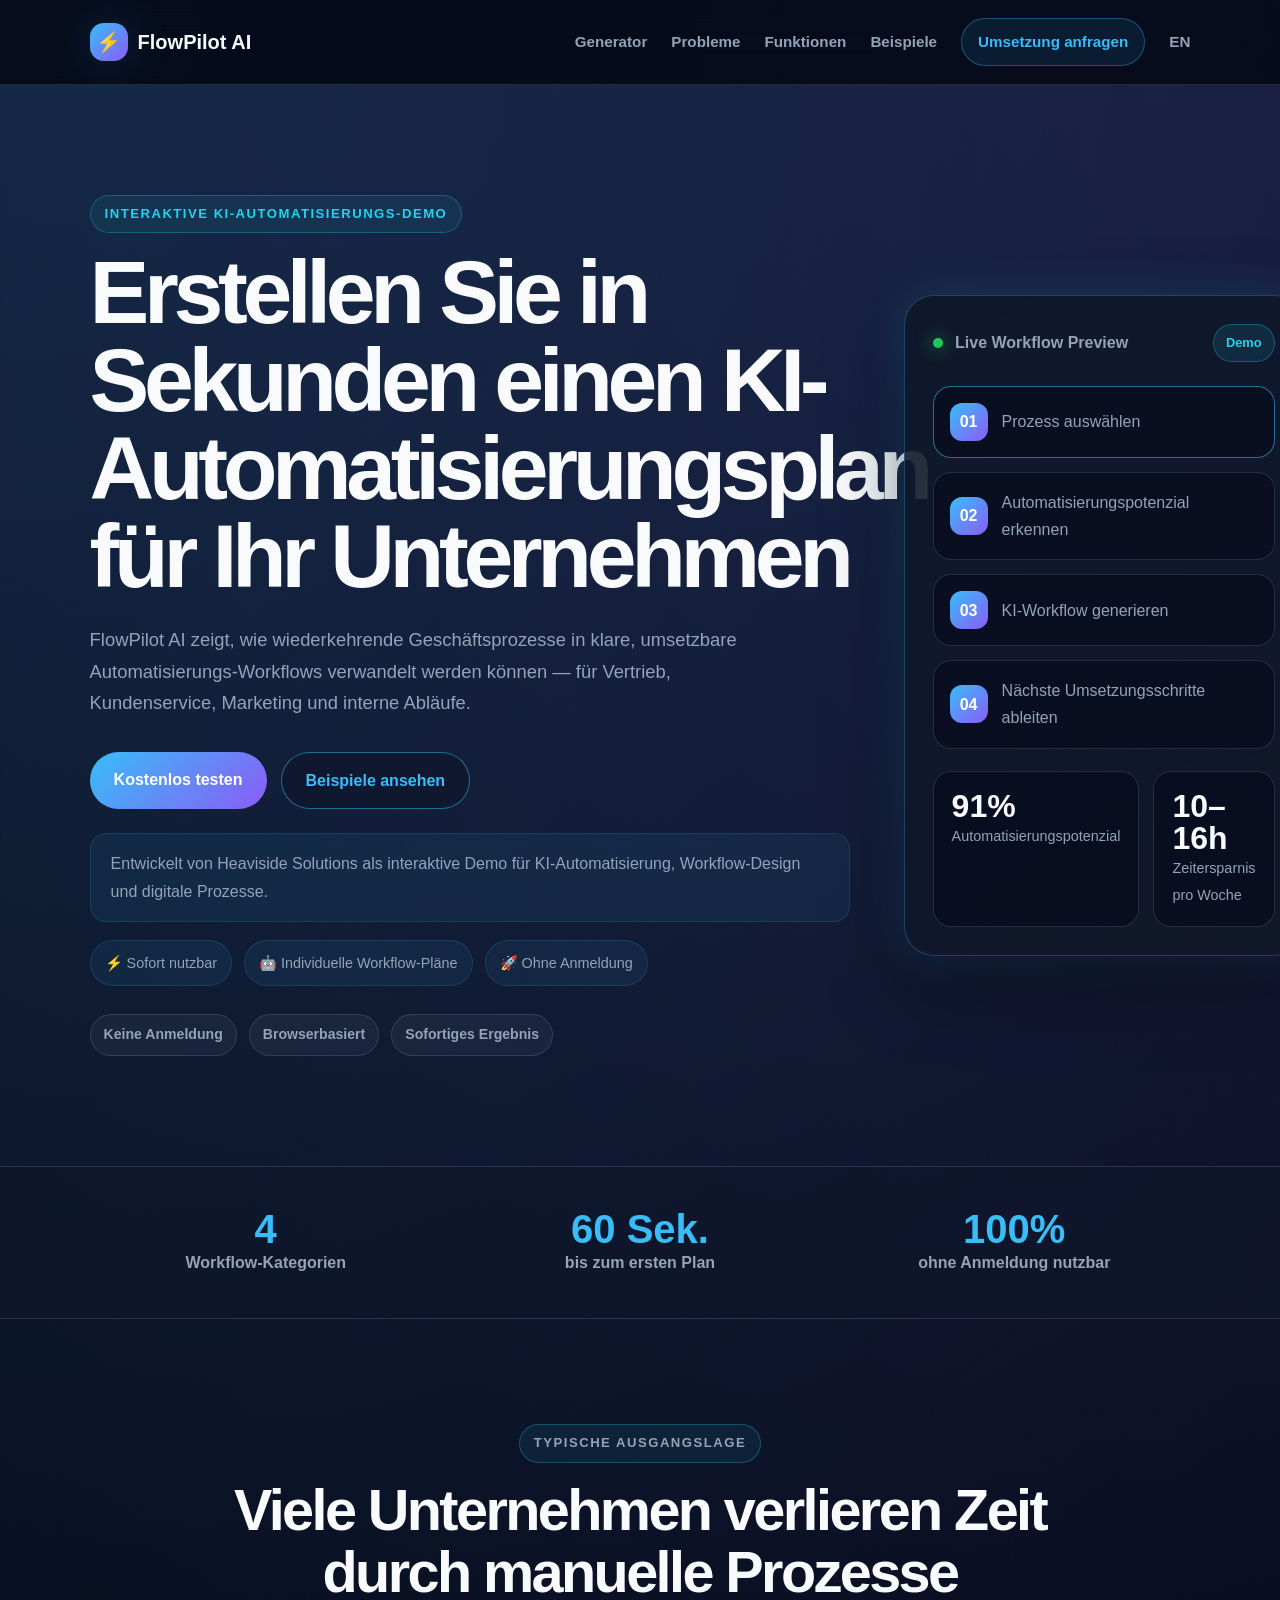
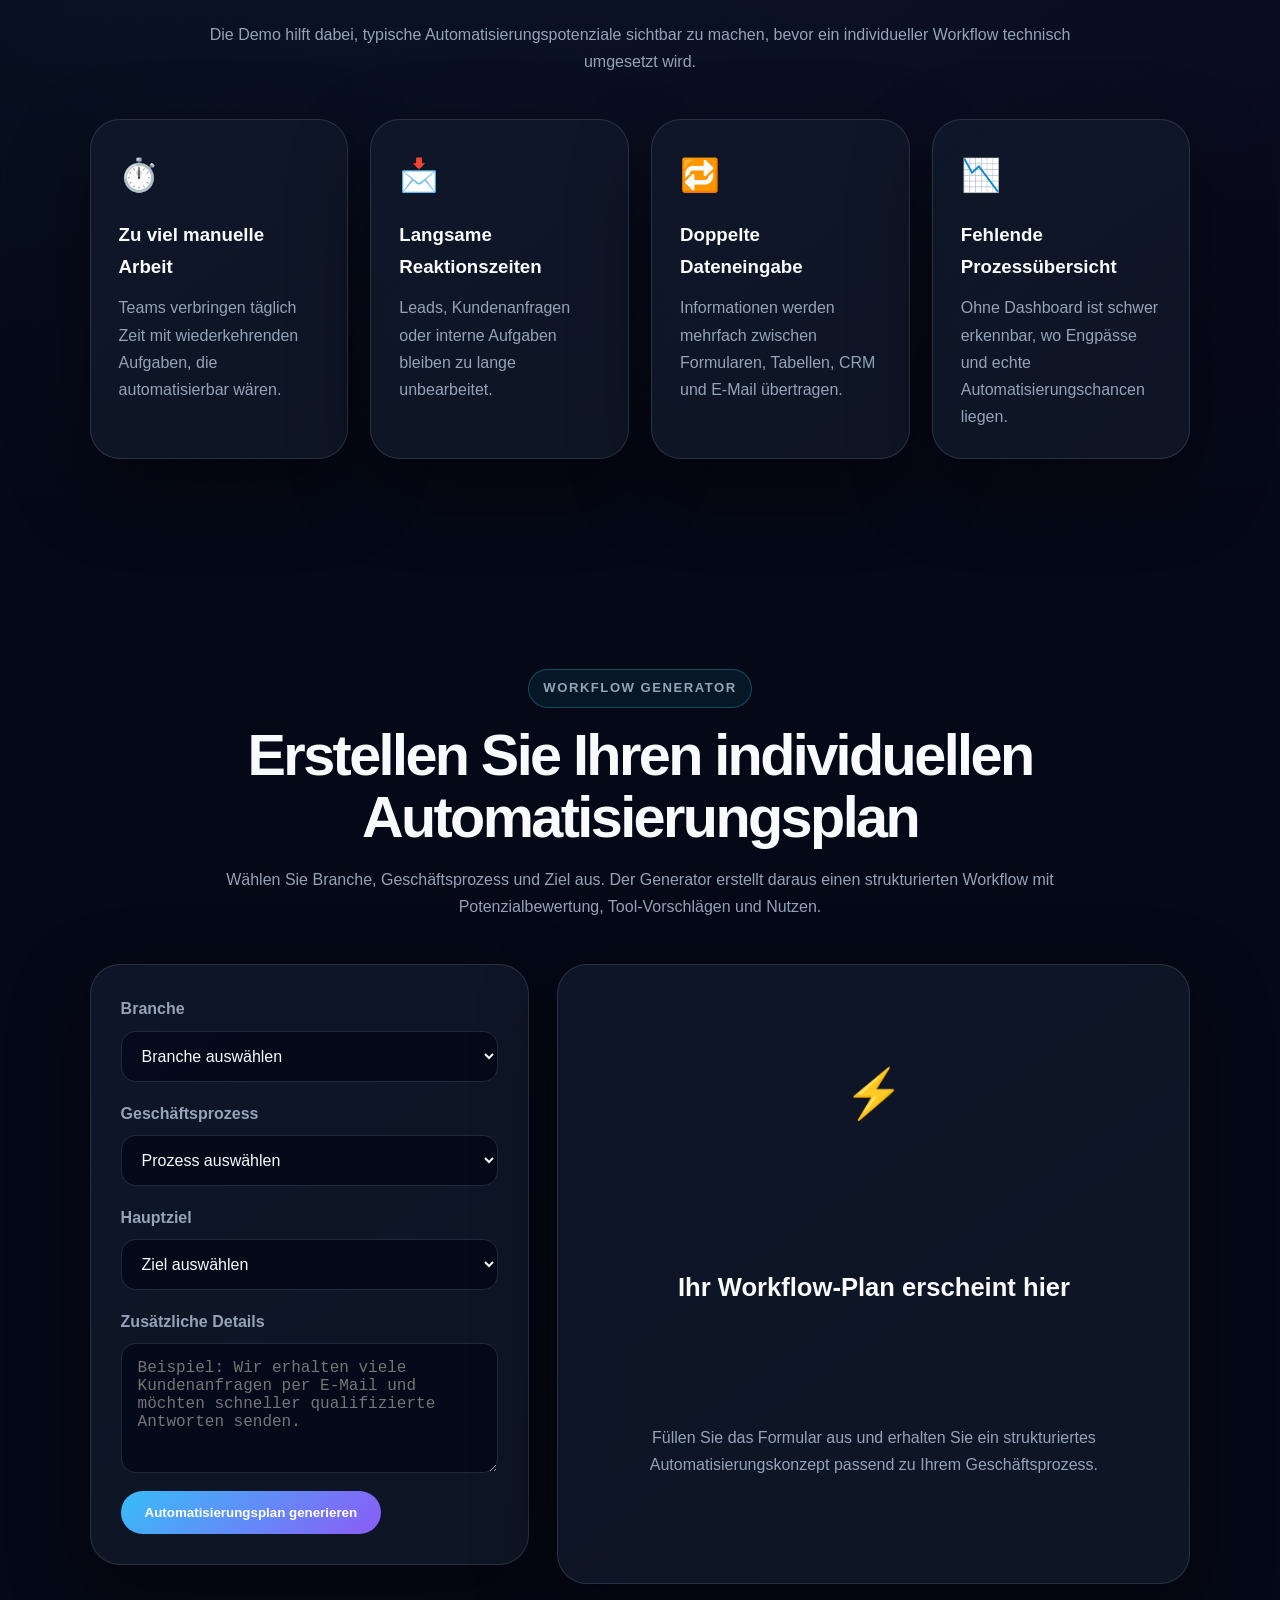
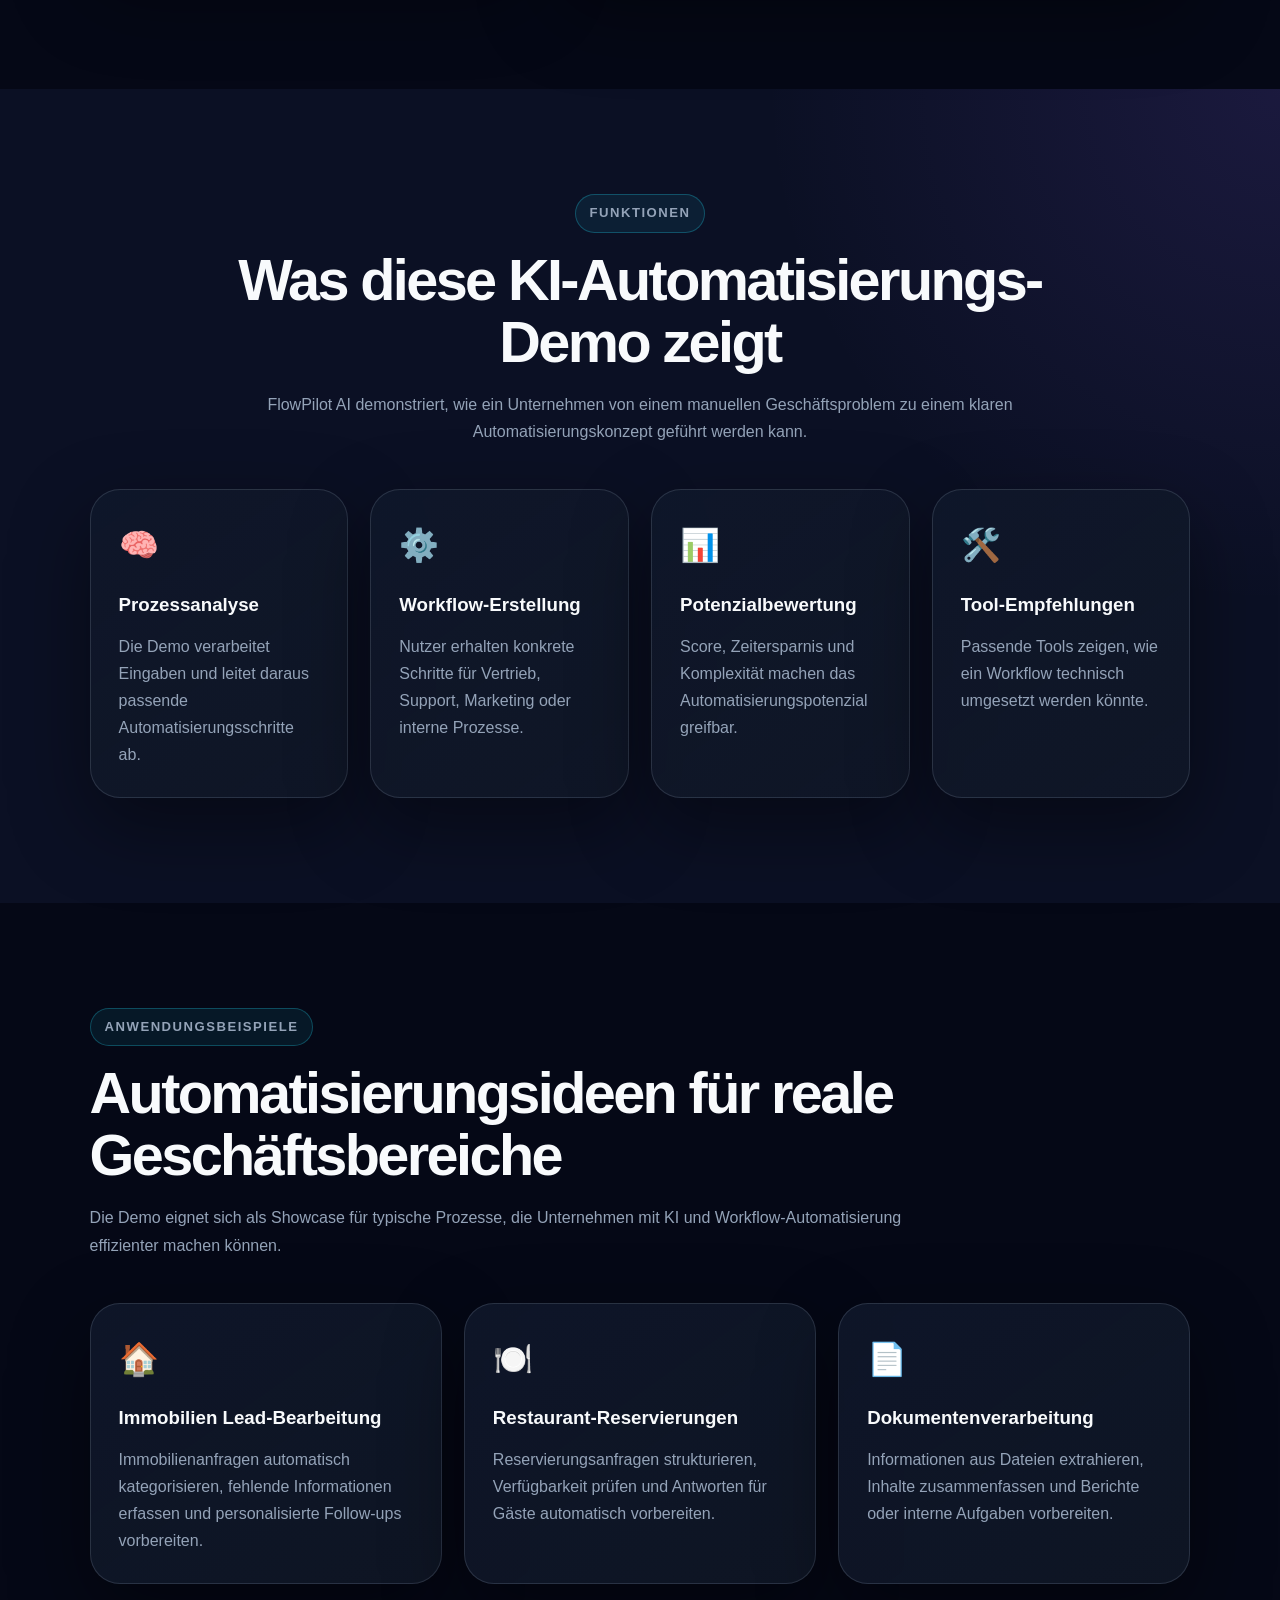
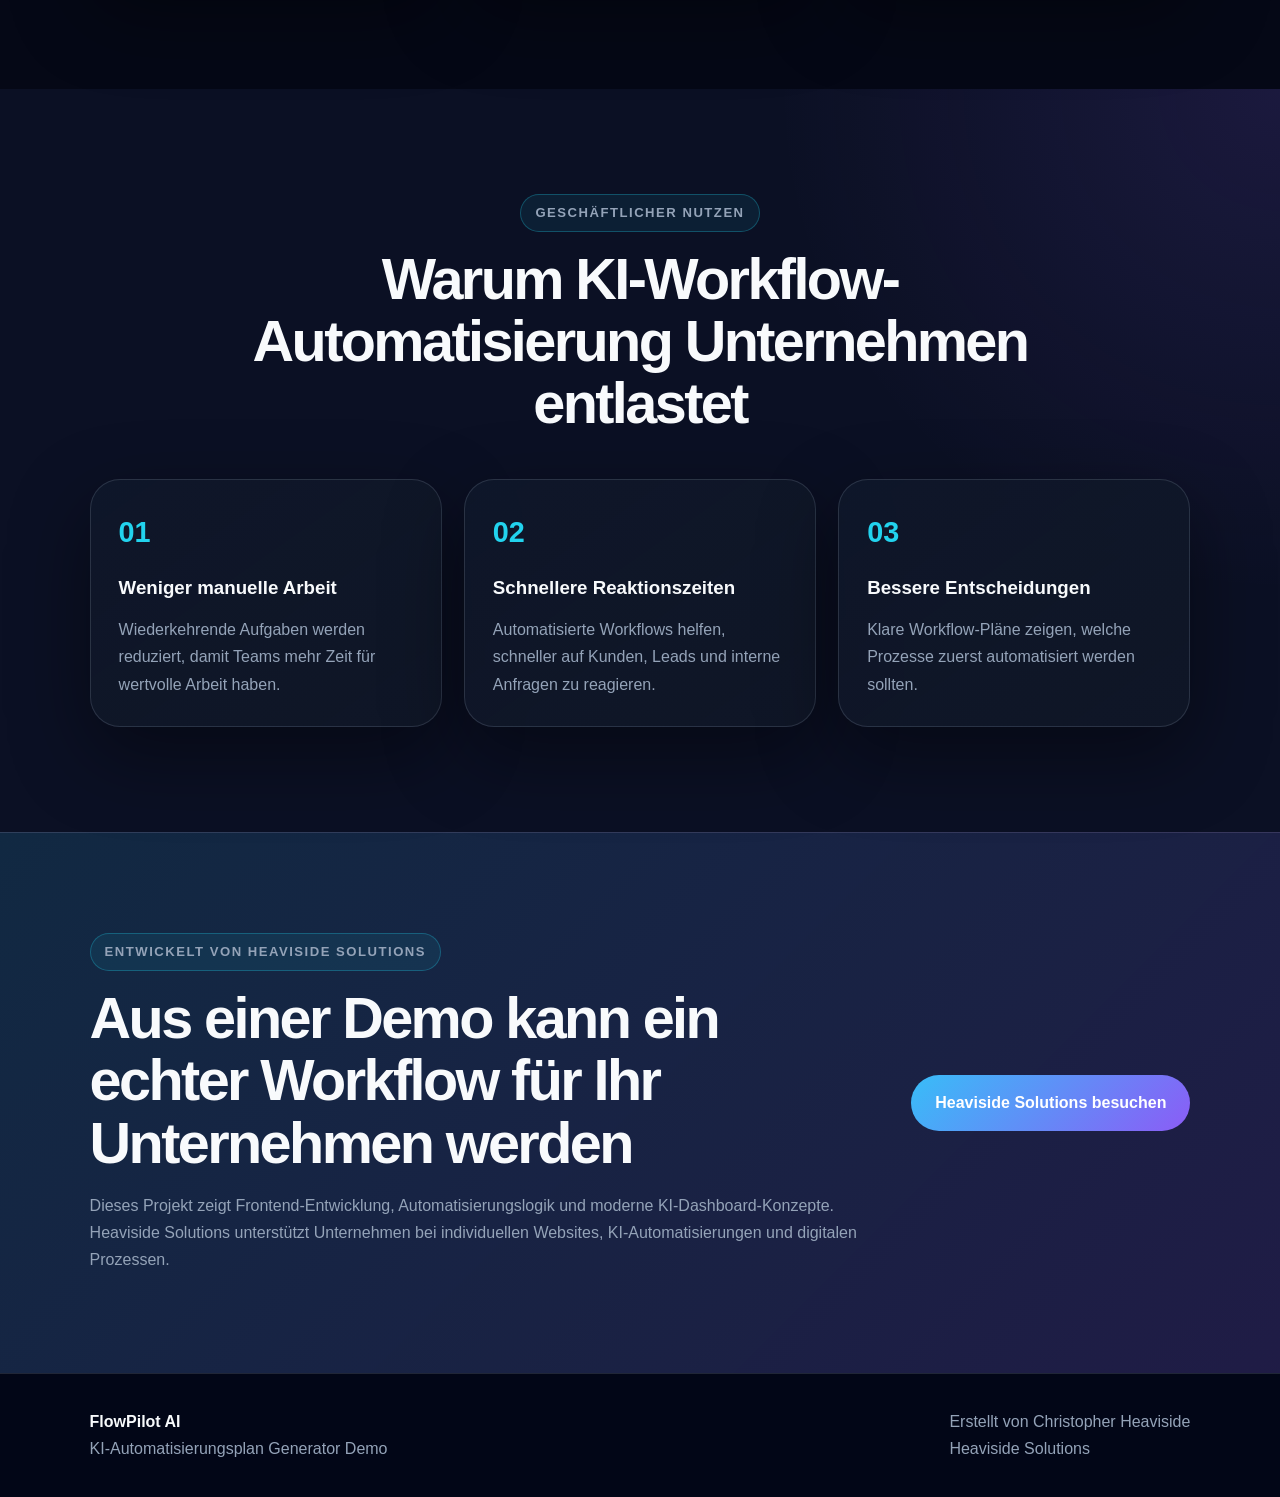
<file: index.html>
<!DOCTYPE html>
<html lang="de">
<head>
  <meta charset="UTF-8" />
  <meta name="viewport" content="width=device-width, initial-scale=1.0" />

  <title>KI-Automatisierungsplan Generator | FlowPilot AI Demo</title>

  <meta
    name="description"
    content="Kostenlose KI-Automatisierungs-Demo: Erstellen Sie in Sekunden einen individuellen Workflow-Plan für Vertrieb, Kundenservice, Marketing oder interne Prozesse."
  />

  <meta name="robots" content="index, follow" />
  <meta name="author" content="Heaviside Solutions" />
  <meta name="theme-color" content="#0f172a" />

  <meta property="og:title" content="KI-Automatisierungsplan Generator | FlowPilot AI" />
  <meta
    property="og:description"
    content="Interaktive Demo für KI-gestützte Workflow-Automatisierung. Erstellen Sie einen individuellen Automatisierungsplan für Ihr Unternehmen."
  />
  <meta property="og:type" content="website" />
  <meta property="og:locale" content="de_DE" />

  <link rel="canonical" href="https://heaviside479.github.io/ai-automation-dashboard-demo/" />
  <link rel="stylesheet" href="style.css" />
</head>

<body>
  <header class="app-header">
    <a href="index.html" class="brand" aria-label="FlowPilot AI Startseite">
      <span class="brand-icon">⚡</span>
      <span>FlowPilot AI</span>
    </a>

    <button class="menu-toggle" type="button" aria-label="Navigation öffnen">
      ☰
    </button>

    <nav class="nav-links" aria-label="Hauptnavigation">
      <a href="#generator">Generator</a>
      <a href="#problems">Probleme</a>
      <a href="#features">Funktionen</a>
      <a href="#examples">Beispiele</a>
      <a href="#contact" class="nav-cta">Umsetzung anfragen</a>
      <a href="en/" class="language-link" hreflang="en">EN</a>
    </nav>
  </header>

  <main>
    <section class="hero">
      <div class="hero-content">
        <p class="eyebrow">Interaktive KI-Automatisierungs-Demo</p>

        <h1>Erstellen Sie in Sekunden einen KI-Automatisierungsplan für Ihr Unternehmen</h1>

        <p class="hero-text">
          FlowPilot AI zeigt, wie wiederkehrende Geschäftsprozesse in klare,
          umsetzbare Automatisierungs-Workflows verwandelt werden können —
          für Vertrieb, Kundenservice, Marketing und interne Abläufe.
        </p>

        <div class="hero-actions">
          <a href="#generator" class="btn primary">Kostenlos testen</a>
          <a href="#examples" class="btn secondary">Beispiele ansehen</a>
        </div>

        <div class="demo-badge">
          Entwickelt von Heaviside Solutions als interaktive Demo für KI-Automatisierung,
          Workflow-Design und digitale Prozesse.
        </div>

        <div class="social-proof">
          <span>⚡ Sofort nutzbar</span>
          <span>🤖 Individuelle Workflow-Pläne</span>
          <span>🚀 Ohne Anmeldung</span>
        </div>

        <div class="trust-row" aria-label="Demo Vorteile">
          <span>Keine Anmeldung</span>
          <span>Browserbasiert</span>
          <span>Sofortiges Ergebnis</span>
        </div>
      </div>

      <div class="hero-panel" aria-label="Dashboard Vorschau">
        <div class="panel-header">
          <div>
            <span class="status-dot"></span>
            Live Workflow Preview
          </div>
          <span class="panel-badge">Demo</span>
        </div>

        <div class="preview-flow">
          <div class="preview-step active">
            <span>01</span>
            <p>Prozess auswählen</p>
          </div>

          <div class="preview-step">
            <span>02</span>
            <p>Automatisierungspotenzial erkennen</p>
          </div>

          <div class="preview-step">
            <span>03</span>
            <p>KI-Workflow generieren</p>
          </div>

          <div class="preview-step">
            <span>04</span>
            <p>Nächste Umsetzungsschritte ableiten</p>
          </div>
        </div>

        <div class="preview-metrics">
          <div>
            <strong>91%</strong>
            <span>Automatisierungspotenzial</span>
          </div>

          <div>
            <strong>10–16h</strong>
            <span>Zeitersparnis pro Woche</span>
          </div>
        </div>
      </div>
    </section>

    <section class="stats-section" aria-label="Demo Kennzahlen">
      <div>
        <strong>4</strong>
        <span>Workflow-Kategorien</span>
      </div>

      <div>
        <strong>60 Sek.</strong>
        <span>bis zum ersten Plan</span>
      </div>

      <div>
        <strong>100%</strong>
        <span>ohne Anmeldung nutzbar</span>
      </div>
    </section>

    <section class="section" id="problems">
      <div class="section-heading center">
        <p class="eyebrow">Typische Ausgangslage</p>
        <h2>Viele Unternehmen verlieren Zeit durch manuelle Prozesse</h2>
        <p>
          Die Demo hilft dabei, typische Automatisierungspotenziale sichtbar zu machen,
          bevor ein individueller Workflow technisch umgesetzt wird.
        </p>
      </div>

      <div class="problem-grid">
        <article class="feature-card">
          <span>⏱️</span>
          <h3>Zu viel manuelle Arbeit</h3>
          <p>Teams verbringen täglich Zeit mit wiederkehrenden Aufgaben, die automatisierbar wären.</p>
        </article>

        <article class="feature-card">
          <span>📩</span>
          <h3>Langsame Reaktionszeiten</h3>
          <p>Leads, Kundenanfragen oder interne Aufgaben bleiben zu lange unbearbeitet.</p>
        </article>

        <article class="feature-card">
          <span>🔁</span>
          <h3>Doppelte Dateneingabe</h3>
          <p>Informationen werden mehrfach zwischen Formularen, Tabellen, CRM und E-Mail übertragen.</p>
        </article>

        <article class="feature-card">
          <span>📉</span>
          <h3>Fehlende Prozessübersicht</h3>
          <p>Ohne Dashboard ist schwer erkennbar, wo Engpässe und echte Automatisierungschancen liegen.</p>
        </article>
      </div>
    </section>

    <section class="section" id="generator">
      <div class="section-heading center">
        <p class="eyebrow">Workflow Generator</p>
        <h2>Erstellen Sie Ihren individuellen Automatisierungsplan</h2>
        <p>
          Wählen Sie Branche, Geschäftsprozess und Ziel aus. Der Generator erstellt daraus
          einen strukturierten Workflow mit Potenzialbewertung, Tool-Vorschlägen und Nutzen.
        </p>
      </div>

      <div class="generator-layout">
        <form class="generator-form" id="workflowForm">
          <div class="form-group">
            <label for="industry">Branche</label>
            <select id="industry" required>
              <option value="">Branche auswählen</option>
              <option value="restaurant">Restaurant & Gastronomie</option>
              <option value="realestate">Immobilien</option>
              <option value="consulting">Beratung</option>
              <option value="ecommerce">E-Commerce</option>
              <option value="healthcare">Gesundheitswesen</option>
              <option value="construction">Bau & Handwerk</option>
              <option value="general">Allgemeines Unternehmen</option>
            </select>
          </div>

          <div class="form-group">
            <label for="process">Geschäftsprozess</label>
            <select id="process" required>
              <option value="">Prozess auswählen</option>
              <option value="sales">Lead Management & Vertrieb</option>
              <option value="support">Kundenservice</option>
              <option value="operations">Interne Prozesse</option>
              <option value="marketing">Marketing & Content</option>
            </select>
          </div>

          <div class="form-group">
            <label for="goal">Hauptziel</label>
            <select id="goal" required>
              <option value="">Ziel auswählen</option>
              <option value="save_time">Zeit sparen</option>
              <option value="reduce_costs">Kosten reduzieren</option>
              <option value="increase_sales">Mehr Leads oder Umsatz erzielen</option>
              <option value="improve_quality">Qualität verbessern</option>
              <option value="scale_processes">Abläufe skalieren</option>
            </select>
          </div>

          <div class="form-group">
            <label for="details">Zusätzliche Details</label>
            <textarea
              id="details"
              placeholder="Beispiel: Wir erhalten viele Kundenanfragen per E-Mail und möchten schneller qualifizierte Antworten senden."
            ></textarea>
          </div>

          <button type="submit" class="btn primary">
            Automatisierungsplan generieren
          </button>
        </form>

        <div class="result-panel" id="resultPanel">
          <div class="empty-state" id="emptyState">
            <span>⚡</span>
            <h3>Ihr Workflow-Plan erscheint hier</h3>
            <p>
              Füllen Sie das Formular aus und erhalten Sie ein strukturiertes
              Automatisierungskonzept passend zu Ihrem Geschäftsprozess.
            </p>
          </div>

          <div class="generated-result hidden" id="generatedResult">
            <div class="result-header">
              <div>
                <p class="eyebrow">Generierter Plan</p>
                <h3 id="resultTitle">Automatisierungs-Workflow</h3>
              </div>

              <span class="score-badge" id="automationScore">85%</span>
            </div>

            <div class="result-grid">
              <div class="result-card">
                <span>Geschätzte Zeitersparnis</span>
                <strong id="timeSaved">12h / Woche</strong>
              </div>

              <div class="result-card">
                <span>Komplexität</span>
                <strong id="complexity">Mittel</strong>
              </div>
            </div>

            <div class="workflow-output">
              <h4>Empfohlener Workflow</h4>
              <ol id="workflowSteps"></ol>
            </div>

            <div class="tools-output">
              <h4>Empfohlene Tools</h4>
              <div class="tool-tags" id="toolTags"></div>
            </div>

            <div class="benefits-output">
              <h4>Geschäftlicher Nutzen</h4>
              <ul id="benefitList"></ul>
            </div>

            <div class="result-actions">
              <button id="copyWorkflowBtn" class="btn primary" type="button">
              📋 Workflow kopieren
            </button>

  <span id="copyStatus" class="copy-status"></span>
</div>

            <div class="next-step-box">
              <h3>Möchten Sie so einen Workflow wirklich umsetzen?</h3>
              <p>
                Diese Demo zeigt ein mögliches Konzept. Heaviside Solutions entwickelt
                individuelle KI-Automatisierungen und Dashboards für reale Geschäftsprozesse.
              </p>
              <a
                href="https://heaviside-solutions.com"
                target="_blank"
                rel="noopener noreferrer"
                class="btn primary"
              >
                Umsetzung anfragen
              </a>
            </div>
          </div>
        </div>
      </div>
    </section>

    <section class="section dark" id="features">
      <div class="section-heading center">
        <p class="eyebrow">Funktionen</p>
        <h2>Was diese KI-Automatisierungs-Demo zeigt</h2>
        <p>
          FlowPilot AI demonstriert, wie ein Unternehmen von einem manuellen
          Geschäftsproblem zu einem klaren Automatisierungskonzept geführt werden kann.
        </p>
      </div>

      <div class="feature-grid">
        <article class="feature-card">
          <span>🧠</span>
          <h3>Prozessanalyse</h3>
          <p>Die Demo verarbeitet Eingaben und leitet daraus passende Automatisierungsschritte ab.</p>
        </article>

        <article class="feature-card">
          <span>⚙️</span>
          <h3>Workflow-Erstellung</h3>
          <p>Nutzer erhalten konkrete Schritte für Vertrieb, Support, Marketing oder interne Prozesse.</p>
        </article>

        <article class="feature-card">
          <span>📊</span>
          <h3>Potenzialbewertung</h3>
          <p>Score, Zeitersparnis und Komplexität machen das Automatisierungspotenzial greifbar.</p>
        </article>

        <article class="feature-card">
          <span>🛠️</span>
          <h3>Tool-Empfehlungen</h3>
          <p>Passende Tools zeigen, wie ein Workflow technisch umgesetzt werden könnte.</p>
        </article>
      </div>
    </section>

    <section class="section" id="examples">
      <div class="section-heading">
        <p class="eyebrow">Anwendungsbeispiele</p>
        <h2>Automatisierungsideen für reale Geschäftsbereiche</h2>
        <p>
          Die Demo eignet sich als Showcase für typische Prozesse, die Unternehmen
          mit KI und Workflow-Automatisierung effizienter machen können.
        </p>
      </div>

      <div class="example-grid">
        <article class="example-card">
          <span>🏠</span>
          <h3>Immobilien Lead-Bearbeitung</h3>
          <p>
            Immobilienanfragen automatisch kategorisieren, fehlende Informationen erfassen
            und personalisierte Follow-ups vorbereiten.
          </p>
        </article>

        <article class="example-card">
          <span>🍽️</span>
          <h3>Restaurant-Reservierungen</h3>
          <p>
            Reservierungsanfragen strukturieren, Verfügbarkeit prüfen und Antworten
            für Gäste automatisch vorbereiten.
          </p>
        </article>

        <article class="example-card">
          <span>📄</span>
          <h3>Dokumentenverarbeitung</h3>
          <p>
            Informationen aus Dateien extrahieren, Inhalte zusammenfassen und Berichte
            oder interne Aufgaben vorbereiten.
          </p>
        </article>
      </div>
    </section>

    <section class="section dark" id="value">
      <div class="section-heading center">
        <p class="eyebrow">Geschäftlicher Nutzen</p>
        <h2>Warum KI-Workflow-Automatisierung Unternehmen entlastet</h2>
      </div>

      <div class="value-grid">
        <article class="value-card">
          <strong>01</strong>
          <h3>Weniger manuelle Arbeit</h3>
          <p>Wiederkehrende Aufgaben werden reduziert, damit Teams mehr Zeit für wertvolle Arbeit haben.</p>
        </article>

        <article class="value-card">
          <strong>02</strong>
          <h3>Schnellere Reaktionszeiten</h3>
          <p>Automatisierte Workflows helfen, schneller auf Kunden, Leads und interne Anfragen zu reagieren.</p>
        </article>

        <article class="value-card">
          <strong>03</strong>
          <h3>Bessere Entscheidungen</h3>
          <p>Klare Workflow-Pläne zeigen, welche Prozesse zuerst automatisiert werden sollten.</p>
        </article>
      </div>
    </section>

    <section class="cta-section" id="contact">
      <div>
        <p class="eyebrow">Entwickelt von Heaviside Solutions</p>
        <h2>Aus einer Demo kann ein echter Workflow für Ihr Unternehmen werden</h2>
        <p>
          Dieses Projekt zeigt Frontend-Entwicklung, Automatisierungslogik und
          moderne KI-Dashboard-Konzepte. Heaviside Solutions unterstützt Unternehmen
          bei individuellen Websites, KI-Automatisierungen und digitalen Prozessen.
        </p>
      </div>

      <a
        href="https://heaviside-solutions.com"
        target="_blank"
        rel="noopener noreferrer"
        class="btn primary"
      >
        Heaviside Solutions besuchen
      </a>
    </section>
  </main>

  <footer class="footer">
    <div>
      <strong>FlowPilot AI</strong>
      <p>KI-Automatisierungsplan Generator Demo</p>
    </div>

    <div>
      <p>Erstellt von Christopher Heaviside</p>
      <p>Heaviside Solutions</p>
    </div>
  </footer>

  <script src="script.js"></script>
</body>
</html>
</file>
<file: style.css>
* {
  margin: 0;
  padding: 0;
  box-sizing: border-box;
}

:root {
  --bg: #050816;
  --bg-soft: #0b1024;
  --panel: rgba(15, 23, 42, 0.88);
  --panel-light: rgba(255, 255, 255, 0.04);
  --text: #f8fafc;
  --muted: #94a3b8;
  --blue: #38bdf8;
  --cyan: #22d3ee;
  --purple: #8b5cf6;
  --green: #22c55e;
  --yellow: #facc15;
  --border: rgba(148, 163, 184, 0.2);
  --shadow: 0 28px 80px rgba(0, 0, 0, 0.42);
  --glow: 0 0 45px rgba(56, 189, 248, 0.2);
}

html {
  scroll-behavior: smooth;
}

body {
  font-family: Arial, Helvetica, sans-serif;
  background:
    radial-gradient(circle at top left, rgba(56, 189, 248, 0.16), transparent 34%),
    radial-gradient(circle at top right, rgba(139, 92, 246, 0.15), transparent 34%),
    var(--bg);
  color: var(--text);
  line-height: 1.7;
}

a {
  color: inherit;
  text-decoration: none;
}

.app-header {
  position: sticky;
  top: 0;
  z-index: 1000;
  padding: 18px 7%;
  display: flex;
  align-items: center;
  justify-content: space-between;
  gap: 22px;
  background: rgba(5, 8, 22, 0.88);
  backdrop-filter: blur(18px);
  border-bottom: 1px solid var(--border);
}

.brand {
  display: flex;
  align-items: center;
  gap: 10px;
  font-size: 1.25rem;
  font-weight: 900;
}

.brand-icon {
  display: inline-grid;
  place-items: center;
  width: 38px;
  height: 38px;
  border-radius: 14px;
  background: linear-gradient(135deg, var(--blue), var(--purple));
  box-shadow: var(--glow);
}

.nav-links {
  display: flex;
  align-items: center;
  gap: 24px;
  flex-wrap: wrap;
}

.nav-links a {
  color: var(--muted);
  font-weight: 800;
  font-size: 0.95rem;
  transition: color 0.3s ease;
}

.nav-links a:hover,
.nav-links a.active {
  color: var(--blue);
}

.nav-cta {
  padding: 10px 16px;
  border-radius: 999px;
  color: var(--blue) !important;
  background: rgba(56, 189, 248, 0.1);
  border: 1px solid rgba(56, 189, 248, 0.35);
}

.menu-toggle {
  display: none;
  padding: 9px 13px;
  border-radius: 12px;
  border: 1px solid var(--border);
  background: transparent;
  color: var(--blue);
  font-size: 1.3rem;
  cursor: pointer;
}

.hero {
  min-height: 92vh;
  padding: 110px 7%;
  display: grid;
  grid-template-columns: 1fr 0.95fr;
  gap: 54px;
  align-items: center;
}

.hero-content {
  max-width: 760px;
}

.eyebrow {
  display: inline-block;
  margin-bottom: 16px;
  padding: 7px 14px;
  border-radius: 999px;
  color: var(--cyan);
  background: rgba(34, 211, 238, 0.08);
  border: 1px solid rgba(34, 211, 238, 0.28);
  font-size: 0.82rem;
  font-weight: 900;
  text-transform: uppercase;
  letter-spacing: 1.5px;
}

h1 {
  margin-bottom: 24px;
  font-size: clamp(3.1rem, 7vw, 6.4rem);
  line-height: 0.98;
  letter-spacing: -0.06em;
}

h2 {
  margin-bottom: 18px;
  font-size: clamp(2.1rem, 4.5vw, 4rem);
  line-height: 1.08;
  letter-spacing: -0.045em;
}

h3 {
  color: var(--text);
}

.hero-text,
.section-heading p,
.preview-step p,
.generator-form label,
.empty-state p,
.workflow-output li,
.benefits-output li,
.feature-card p,
.example-card p,
.value-card p,
.cta-section p,
.footer p {
  color: var(--muted);
}

.hero-text {
  max-width: 680px;
  font-size: 1.15rem;
}

.hero-actions {
  margin-top: 34px;
  display: flex;
  gap: 14px;
  flex-wrap: wrap;
}

.btn {
  display: inline-block;
  padding: 14px 24px;
  border-radius: 999px;
  border: 1px solid rgba(56, 189, 248, 0.5);
  color: var(--blue);
  background: transparent;
  font-weight: 900;
  cursor: pointer;
  transition: transform 0.3s ease, box-shadow 0.3s ease;
}

.btn:hover {
  transform: translateY(-3px);
  box-shadow: var(--glow);
}

.btn.primary {
  background: linear-gradient(135deg, var(--blue), var(--purple));
  color: #fff;
  border: none;
}

.btn.secondary {
  background: rgba(15, 23, 42, 0.72);
}

.trust-row {
  margin-top: 28px;
  display: flex;
  gap: 12px;
  flex-wrap: wrap;
}

.trust-row span {
  padding: 8px 13px;
  border-radius: 999px;
  color: var(--muted);
  background: rgba(148, 163, 184, 0.08);
  border: 1px solid var(--border);
  font-size: 0.88rem;
  font-weight: 800;
}

.hero-panel,
.generator-form,
.result-panel,
.feature-card,
.example-card,
.value-card {
  background:
    linear-gradient(145deg, rgba(15, 23, 42, 0.92), rgba(17, 24, 39, 0.82));
  border: 1px solid var(--border);
  border-radius: 30px;
  box-shadow: var(--shadow);
}

.hero-panel {
  padding: 28px;
  border-color: rgba(56, 189, 248, 0.28);
  box-shadow: var(--shadow), var(--glow);
}

.panel-header,
.result-header {
  margin-bottom: 24px;
  display: flex;
  align-items: center;
  justify-content: space-between;
  gap: 16px;
}

.panel-header {
  color: var(--muted);
  font-weight: 900;
}

.status-dot {
  display: inline-block;
  width: 10px;
  height: 10px;
  margin-right: 8px;
  border-radius: 50%;
  background: var(--green);
  box-shadow: 0 0 18px rgba(34, 197, 94, 0.9);
}

.panel-badge,
.score-badge {
  padding: 7px 12px;
  border-radius: 999px;
  color: var(--cyan);
  background: rgba(34, 211, 238, 0.1);
  border: 1px solid rgba(34, 211, 238, 0.3);
  font-size: 0.8rem;
  font-weight: 900;
}

.preview-flow {
  display: grid;
  gap: 14px;
}

.preview-step {
  padding: 16px;
  display: flex;
  align-items: center;
  gap: 14px;
  border-radius: 18px;
  background: rgba(2, 6, 23, 0.5);
  border: 1px solid var(--border);
}

.preview-step.active {
  border-color: rgba(56, 189, 248, 0.55);
}

.preview-step span {
  display: inline-grid;
  place-items: center;
  width: 38px;
  height: 38px;
  flex: 0 0 38px;
  border-radius: 12px;
  color: #fff;
  background: linear-gradient(135deg, var(--blue), var(--purple));
  font-weight: 900;
}

.preview-metrics {
  margin-top: 22px;
  display: grid;
  grid-template-columns: repeat(2, 1fr);
  gap: 14px;
}

.preview-metrics div,
.result-card {
  padding: 18px;
  border-radius: 18px;
  background: rgba(2, 6, 23, 0.48);
  border: 1px solid var(--border);
}

.preview-metrics strong,
.result-card strong {
  display: block;
  color: var(--text);
  font-size: 2rem;
  line-height: 1;
}

.preview-metrics span,
.result-card span {
  color: var(--muted);
  font-size: 0.9rem;
}

.stats-section {
  padding: 42px 7%;
  display: grid;
  grid-template-columns: repeat(3, 1fr);
  gap: 22px;
  background: rgba(15, 23, 42, 0.55);
  border-top: 1px solid var(--border);
  border-bottom: 1px solid var(--border);
}

.stats-section div {
  text-align: center;
}

.stats-section strong {
  display: block;
  color: var(--blue);
  font-size: 2.5rem;
  line-height: 1;
}

.stats-section span {
  color: var(--muted);
  font-weight: 800;
}

.section {
  padding: 105px 7%;
}

.section.dark {
  background:
    radial-gradient(circle at top right, rgba(139, 92, 246, 0.12), transparent 34%),
    var(--bg-soft);
}

.section-heading {
  max-width: 880px;
  margin-bottom: 44px;
}

.section-heading.center {
  margin-left: auto;
  margin-right: auto;
  text-align: center;
}

.generator-layout {
  display: grid;
  grid-template-columns: 0.82fr 1.18fr;
  gap: 28px;
  align-items: start;
}

.generator-form,
.result-panel {
  padding: 30px;
}

.form-group {
  margin-bottom: 18px;
  display: grid;
  gap: 8px;
}

.generator-form label {
  font-weight: 800;
}

.generator-form input,
.generator-form select,
.generator-form textarea {
  width: 100%;
  padding: 15px 16px;
  border-radius: 15px;
  border: 1px solid var(--border);
  background: rgba(2, 6, 23, 0.7);
  color: var(--text);
  font-size: 1rem;
  outline: none;
}

.generator-form textarea {
  min-height: 130px;
  resize: vertical;
}

.generator-form input:focus,
.generator-form select:focus,
.generator-form textarea:focus {
  border-color: var(--blue);
}

.result-panel {
  min-height: 620px;
}

.empty-state {
  min-height: 540px;
  display: grid;
  place-items: center;
  text-align: center;
}

.empty-state span {
  font-size: 3rem;
}

.empty-state h3 {
  margin-top: 18px;
  font-size: 1.6rem;
}

.hidden {
  display: none !important;
}

.result-grid {
  margin: 24px 0;
  display: grid;
  grid-template-columns: repeat(2, 1fr);
  gap: 14px;
}

.workflow-output,
.tools-output,
.benefits-output {
  margin-top: 24px;
}

.workflow-output h4,
.tools-output h4,
.benefits-output h4 {
  margin-bottom: 14px;
  color: var(--cyan);
  font-size: 1.05rem;
}

.workflow-output ol,
.benefits-output ul {
  padding-left: 22px;
  display: grid;
  gap: 10px;
}

.tool-tags {
  display: flex;
  gap: 10px;
  flex-wrap: wrap;
}

.tool-tags span {
  padding: 8px 12px;
  border-radius: 999px;
  color: var(--blue);
  background: rgba(56, 189, 248, 0.09);
  border: 1px solid rgba(56, 189, 248, 0.25);
  font-size: 0.9rem;
  font-weight: 800;
}

.feature-grid,
.example-grid,
.value-grid {
  display: grid;
  gap: 22px;
}

.feature-grid {
  grid-template-columns: repeat(4, 1fr);
}

.example-grid,
.value-grid {
  grid-template-columns: repeat(3, 1fr);
}

.feature-card,
.example-card,
.value-card {
  padding: 28px;
  transition: transform 0.3s ease, border-color 0.3s ease;
}

.feature-card:hover,
.example-card:hover,
.value-card:hover {
  transform: translateY(-7px);
  border-color: rgba(56, 189, 248, 0.45);
}

.feature-card span,
.example-card span {
  display: inline-block;
  margin-bottom: 16px;
  font-size: 2rem;
}

.feature-card h3,
.example-card h3,
.value-card h3 {
  margin-bottom: 12px;
}

.value-card strong {
  display: inline-block;
  margin-bottom: 16px;
  color: var(--cyan);
  font-size: 1.8rem;
}

.cta-section {
  padding: 100px 7%;
  display: flex;
  align-items: center;
  justify-content: space-between;
  gap: 32px;
  background:
    linear-gradient(135deg, rgba(56, 189, 248, 0.14), rgba(139, 92, 246, 0.16)),
    var(--bg-soft);
  border-top: 1px solid var(--border);
}

.cta-section div {
  max-width: 780px;
}

.footer {
  padding: 34px 7%;
  display: flex;
  justify-content: space-between;
  gap: 24px;
  background: #020617;
  border-top: 1px solid var(--border);
  color: var(--muted);
}

.footer strong {
  color: var(--text);
}

.fade-element {
  opacity: 0;
  transform: translateY(26px);
  transition: opacity 0.7s ease, transform 0.7s ease;
}

.fade-element.visible {
  opacity: 1;
  transform: translateY(0);
}

@media (max-width: 1150px) {
  .hero,
  .generator-layout {
    grid-template-columns: 1fr;
  }

  .hero-content {
    max-width: 900px;
  }

  .feature-grid {
    grid-template-columns: repeat(2, 1fr);
  }
}

@media (max-width: 820px) {
  .app-header {
    flex-wrap: wrap;
  }

  .menu-toggle {
    display: block;
  }

  .nav-links {
    display: none;
    width: 100%;
    flex-direction: column;
    align-items: flex-start;
    padding-top: 18px;
  }

  .nav-links.open {
    display: flex;
  }

  .hero {
    min-height: auto;
    padding: 85px 6%;
    text-align: center;
  }

  .hero-actions,
  .trust-row {
    justify-content: center;
  }

  .hero-panel,
  .result-panel {
    text-align: left;
  }

  .stats-section,
  .preview-metrics,
  .result-grid,
  .feature-grid,
  .example-grid,
  .value-grid {
    grid-template-columns: 1fr;
  }

  .section,
  .cta-section {
    padding: 80px 6%;
  }

  .cta-section,
  .footer {
    flex-direction: column;
    text-align: center;
  }

  .btn {
    width: 100%;
    text-align: center;
  }
}

@media (max-width: 520px) {
  .app-header {
    padding: 16px 5%;
  }

  .brand {
    font-size: 1.05rem;
  }

  .brand-icon {
    width: 34px;
    height: 34px;
  }

  h1 {
    font-size: 2.75rem;
  }

  .hero-panel,
  .generator-form,
  .result-panel,
  .feature-card,
  .example-card,
  .value-card {
    border-radius: 22px;
  }

  .panel-header,
  .result-header {
    align-items: flex-start;
    flex-direction: column;
  }

  .empty-state {
    min-height: 360px;
  }
}

/* ===== NEW SECTIONS ===== */

.problem-grid {
  display: grid;
  grid-template-columns: repeat(4, 1fr);
  gap: 22px;
}

.next-step-box {
  margin-top: 32px;
  padding: 28px;
  border-radius: 22px;
  background: linear-gradient(
    135deg,
    rgba(56, 189, 248, 0.08),
    rgba(139, 92, 246, 0.08)
  );
  border: 1px solid rgba(56, 189, 248, 0.25);
}

.next-step-box h3 {
  margin-bottom: 12px;
}

.next-step-box p {
  margin-bottom: 20px;
  color: var(--muted);
}

/* Dashboard Screenshot Section */

.dashboard-preview {
  padding: 100px 7%;
}

.dashboard-preview img {
  width: 100%;
  border-radius: 24px;
  border: 1px solid var(--border);
  box-shadow: var(--shadow);
}

/* Hover Effects */

.result-card:hover,
.feature-card:hover,
.example-card:hover,
.value-card:hover {
  box-shadow:
    0 0 40px rgba(56, 189, 248, 0.15),
    var(--shadow);
}

/* Better Focus States */

button:focus,
input:focus,
textarea:focus,
select:focus,
a:focus {
  outline: 2px solid var(--blue);
  outline-offset: 2px;
}

/* Responsive */

@media (max-width: 820px) {
  .problem-grid {
    grid-template-columns: 1fr;
  }
}

.result-actions {
  margin-top: 24px;
  display: flex;
  align-items: center;
  gap: 16px;
  flex-wrap: wrap;
}

.copy-status {
  color: #38bdf8;
  font-size: 0.95rem;
  font-weight: 500;
}

.demo-badge {
  margin-top: 24px;
  padding: 16px 20px;
  border-radius: 16px;
  background: rgba(56, 189, 248, 0.08);
  border: 1px solid rgba(56, 189, 248, 0.15);
  color: var(--muted);
}

.social-proof {
  display: flex;
  flex-wrap: wrap;
  gap: 12px;
  margin-top: 18px;
  margin-bottom: 20px;
}

.social-proof span {
  padding: 10px 14px;
  border-radius: 999px;
  background: rgba(56, 189, 248, 0.08);
  border: 1px solid rgba(56, 189, 248, 0.15);
  font-size: 0.9rem;
  color: var(--muted);
}
</file>
